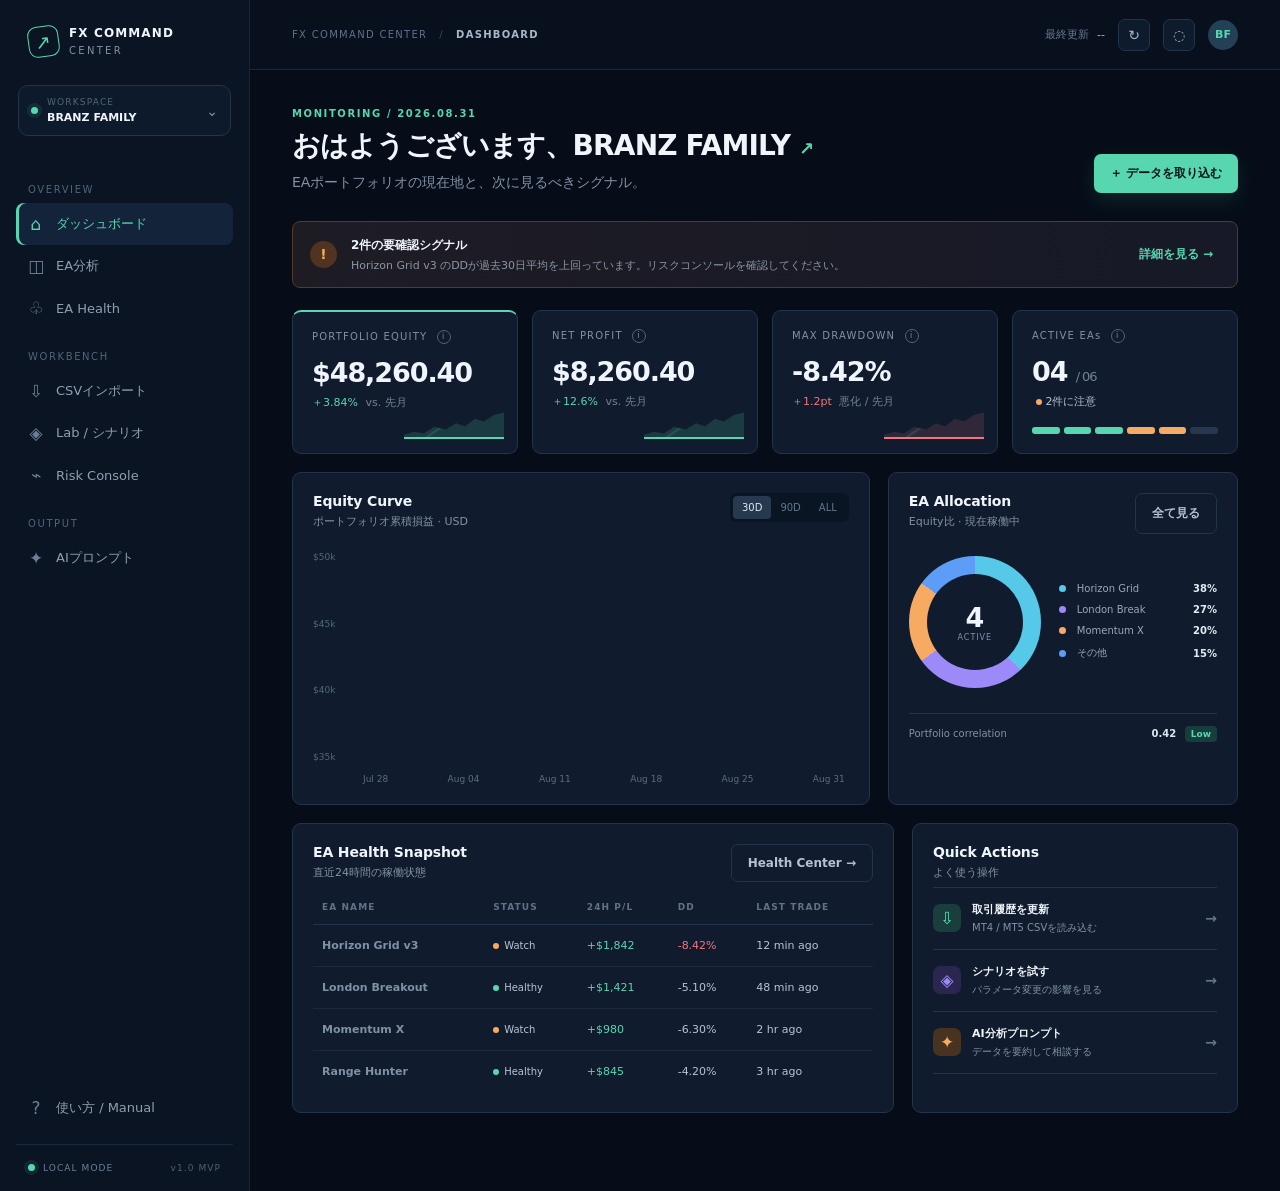
<file: index.html>
<!doctype html>
<html lang="ja">
<head>
  <meta charset="utf-8">
  <meta name="viewport" content="width=device-width, initial-scale=1">
  <meta name="theme-color" content="#08111f">
  <meta name="description" content="FX Command Center — EAの収益性・健全性・リスクを一つの画面で確認する分析ハブ">
  <title>FX Command Center</title>
  <link rel="icon" href="data:image/svg+xml,%3Csvg xmlns='http://www.w3.org/2000/svg' viewBox='0 0 32 32'%3E%3Crect width='32' height='32' rx='8' fill='%2308111f'/%3E%3Cpath d='M8 22 14 15l4 3 6-9' fill='none' stroke='%2358d6b0' stroke-width='3' stroke-linecap='round' stroke-linejoin='round'/%3E%3C/svg%3E">
  <link rel="stylesheet" href="styles.css">
</head>
<body>
  <div class="app-shell">
    <aside class="sidebar" id="sidebar">
      <div class="brand">
        <div class="brand-mark">↗</div>
        <div><strong>FX COMMAND</strong><span>CENTER</span></div>
      </div>
      <div class="workspace-switcher"><span class="status-dot"></span><div><small>WORKSPACE</small><strong>BRANZ FAMILY</strong></div><span class="chevron">⌄</span></div>
      <nav class="nav" aria-label="メインナビゲーション">
        <p class="nav-label">OVERVIEW</p>
        <button class="nav-item active" data-view="overview"><span>⌂</span>ダッシュボード</button>
        <button class="nav-item" data-view="analysis"><span>◫</span>EA分析</button>
        <button class="nav-item" data-view="health"><span>♧</span>EA Health</button>
        <p class="nav-label">WORKBENCH</p>
        <button class="nav-item" data-view="import"><span>⇩</span>CSVインポート</button>
        <button class="nav-item" data-view="lab"><span>◈</span>Lab / シナリオ</button>
        <button class="nav-item" data-view="risk"><span>⌁</span>Risk Console</button>
        <p class="nav-label">OUTPUT</p>
        <button class="nav-item" data-view="prompt"><span>✦</span>AIプロンプト</button>
      </nav>
      <div class="sidebar-bottom">
        <a href="manual.html" target="_blank" class="nav-item"><span>?</span>使い方 / Manual</a>
        <div class="version"><span class="live-dot"></span>LOCAL MODE <b>v1.0 MVP</b></div>
      </div>
    </aside>

    <main class="main-content">
      <header class="topbar">
        <button class="mobile-menu" id="mobile-menu" aria-label="メニュー">☰</button>
        <div class="breadcrumbs"><span>FX COMMAND CENTER</span><i>/</i><strong id="breadcrumb">DASHBOARD</strong></div>
        <div class="top-actions"><span class="last-sync">最終更新 <strong id="last-updated">--</strong></span><button class="icon-button" id="reset-data" title="デモデータに戻す">↻</button><a href="my-hub.json" target="_blank" class="icon-button" title="Hub manifest">◌</a><div class="avatar">BF</div></div>
      </header>

      <div class="page" id="app">
        <section class="view active" data-view-panel="overview">
          <div class="page-heading"><div><p class="eyebrow">MONITORING / 2026.08.31</p><h1>おはようございます、BRANZ FAMILY <span>↗</span></h1><p class="muted">EAポートフォリオの現在地と、次に見るべきシグナル。</p></div><button class="primary-button" data-go="import">＋ データを取り込む</button></div>
          <div class="alert-banner"><div class="alert-icon">!</div><div><strong>2件の要確認シグナル</strong><p>Horizon Grid v3 のDDが過去30日平均を上回っています。リスクコンソールを確認してください。</p></div><button class="text-button" data-go="health">詳細を見る →</button></div>
          <div class="metric-grid">
            <article class="metric-card accent-green"><div class="metric-label">PORTFOLIO EQUITY <span class="info">i</span></div><div class="metric-value" id="portfolio-equity">$48,260.40</div><div class="metric-sub positive">＋3.84% <span>vs. 先月</span></div><div class="sparkline" data-points="12,15,14,18,17,20,19,24,23,27,29,32"></div></article>
            <article class="metric-card"><div class="metric-label">NET PROFIT <span class="info">i</span></div><div class="metric-value" id="net-profit">$8,260.40</div><div class="metric-sub positive">＋12.6% <span>vs. 先月</span></div><div class="sparkline" data-points="8,11,9,13,12,15,14,18,16,21,20,25"></div></article>
            <article class="metric-card"><div class="metric-label">MAX DRAWDOWN <span class="info">i</span></div><div class="metric-value" id="max-drawdown">-8.42%</div><div class="metric-sub negative">＋1.2pt <span>悪化 / 先月</span></div><div class="sparkline danger" data-points="11,10,12,9,13,14,12,15,17,16,20,23"></div></article>
            <article class="metric-card"><div class="metric-label">ACTIVE EAs <span class="info">i</span></div><div class="metric-value" id="active-eas">04 <small>/ 06</small></div><div class="metric-sub neutral"><span class="mini-status"></span> 2件に注意</div><div class="health-bars"><i class="good"></i><i class="good"></i><i class="good"></i><i class="warn"></i><i class="warn"></i><i></i></div></article>
          </div>
          <div class="content-grid two-thirds"><article class="panel performance-panel"><div class="panel-heading"><div><h2>Equity Curve</h2><p>ポートフォリオ累積損益 · USD</p></div><div class="segmented" id="chart-range"><button class="active" data-range="30">30D</button><button data-range="90">90D</button><button data-range="all">ALL</button></div></div><div class="chart-wrap"><div class="chart-axis"><span>$50k</span><span>$45k</span><span>$40k</span><span>$35k</span></div><svg class="equity-chart" id="equity-chart" viewBox="0 0 720 250" role="img" aria-label="Equity curve"></svg><div class="chart-labels"><span>Jul 28</span><span>Aug 04</span><span>Aug 11</span><span>Aug 18</span><span>Aug 25</span><span>Aug 31</span></div></div></article><article class="panel allocation-panel"><div class="panel-heading"><div><h2>EA Allocation</h2><p>Equity比 · 現在稼働中</p></div><button class="ghost-button" data-go="analysis">全て見る</button></div><div class="donut-row"><div class="donut-chart"><div class="donut-center"><strong>4</strong><span>ACTIVE</span></div></div><div class="legend"><div><i class="legend-dot cyan"></i><span>Horizon Grid</span><b>38%</b></div><div><i class="legend-dot purple"></i><span>London Break</span><b>27%</b></div><div><i class="legend-dot orange"></i><span>Momentum X</span><b>20%</b></div><div><i class="legend-dot blue"></i><span>その他</span><b>15%</b></div></div></div><div class="allocation-foot"><span>Portfolio correlation</span><strong>0.42 <em class="positive">Low</em></strong></div></article></div>
          <div class="content-grid two-thirds bottom-grid"><article class="panel table-panel"><div class="panel-heading"><div><h2>EA Health Snapshot</h2><p>直近24時間の稼働状態</p></div><button class="ghost-button" data-go="health">Health Center →</button></div><div class="table-scroll"><table><thead><tr><th>EA NAME</th><th>STATUS</th><th>24H P/L</th><th>DD</th><th>LAST TRADE</th></tr></thead><tbody id="health-table"></tbody></table></div></article><article class="panel actions-panel"><div class="panel-heading"><div><h2>Quick Actions</h2><p>よく使う操作</p></div></div><button class="quick-action" data-go="import"><span class="action-icon green">⇩</span><div><strong>取引履歴を更新</strong><small>MT4 / MT5 CSVを読み込む</small></div><b>→</b></button><button class="quick-action" data-go="lab"><span class="action-icon purple">◈</span><div><strong>シナリオを試す</strong><small>パラメータ変更の影響を見る</small></div><b>→</b></button><button class="quick-action" data-go="prompt"><span class="action-icon orange">✦</span><div><strong>AI分析プロンプト</strong><small>データを要約して相談する</small></div><b>→</b></button></article></div>
        </section>

        <section class="view" data-view-panel="analysis">
          <div class="page-heading"><div><p class="eyebrow">ANALYTICS / TRADEBOOK</p><h1>EA分析</h1><p class="muted">収益性・安定性・取引の癖をまとめて確認します。</p></div><button class="primary-button" data-go="import">＋ CSVを追加</button></div>
          <div class="filter-row"><div class="filter-tabs" id="ea-filter"><button class="active" data-filter="all">全て <span>6</span></button><button data-filter="active">稼働中 <span>4</span></button><button data-filter="watch">要確認 <span>2</span></button></div><div class="select-like">期間: <select id="analysis-period"><option>直近30日</option><option>直近90日</option><option>全期間</option></select></div></div>
          <div class="analysis-grid" id="analysis-cards"></div>
          <article class="panel table-panel trade-table-panel"><div class="panel-heading"><div><h2>取引統計</h2><p>インポートされた取引履歴から集計</p></div><span class="data-badge" id="trade-count">120 trades</span></div><div class="table-scroll"><table><thead><tr><th>DATE</th><th>EA</th><th>SYMBOL</th><th>TYPE</th><th>LOTS</th><th>NET P/L</th></tr></thead><tbody id="trade-table"></tbody></table></div></article>
        </section>

        <section class="view" data-view-panel="health">
          <div class="page-heading"><div><p class="eyebrow">OPERATIONS / HEARTBEAT</p><h1>EA Health <span class="health-pill"><i></i> LIVE</span></h1><p class="muted">稼働状況、異常検知、メンテナンス予定を確認します。</p></div><button class="ghost-button" id="refresh-health">↻ ヘルスチェック</button></div>
          <div class="health-overview"><div class="health-score"><div class="score-ring"><strong>82</strong><span>/ 100</span></div><div><h3>Good, but watch closely</h3><p>1つのEAでDDの上昇を検知しています。</p><div class="score-scale"><span>Critical</span><span>Watch</span><span>Healthy</span></div></div></div><div class="health-count"><span class="health-number green-text">04</span><small>Healthy</small></div><div class="health-count"><span class="health-number orange-text">02</span><small>Watch</small></div><div class="health-count"><span class="health-number red-text">00</span><small>Offline</small></div></div>
          <div class="health-list" id="health-list"></div>
        </section>

        <section class="view" data-view-panel="import">
          <div class="page-heading"><div><p class="eyebrow">DATA PIPELINE / INGEST</p><h1>CSVインポート</h1><p class="muted">MT4 / MT5の取引履歴をブラウザ内で安全に集計します。</p></div><span class="local-badge">● LOCAL ONLY</span></div>
          <div class="import-layout"><article class="panel drop-panel" id="drop-zone"><div class="upload-orbit">⇩</div><h2>CSVファイルをドロップ</h2><p>またはファイルを選択してください。データは外部へ送信されません。</p><input type="file" id="csv-file" accept=".csv,text/csv" hidden><button class="primary-button" id="choose-file">ファイルを選択</button><div class="supported"><span>対応形式</span><code>MT4 / MT5 statement CSV</code><span>最大 10MB</span></div></article><article class="panel import-guide"><div class="panel-heading"><div><h2>インポートガイド</h2><p>初めての方はこちら</p></div></div><div class="guide-step"><b>01</b><div><strong>ターミナルから履歴を保存</strong><p>MT4 / MT5の「口座履歴」から期間を指定し、レポートをCSVで保存します。</p></div></div><div class="guide-step"><b>02</b><div><strong>この画面へドロップ</strong><p>ファイルを読み込み、列名を自動認識して集計します。</p></div></div><div class="guide-step"><b>03</b><div><strong>分析とリスク確認</strong><p>EA別の成績を確認し、Labでシナリオを比較します。</p></div></div><button class="download-link" id="download-sample">↓ サンプルCSVをダウンロード</button></article></div>
          <div class="import-log panel"><div class="panel-heading"><div><h2>データセット</h2><p>このブラウザに保存されている履歴</p></div><button class="ghost-button" id="clear-data">データをクリア</button></div><div id="dataset-status" class="dataset-status"></div></div>
        </section>

        <section class="view" data-view-panel="lab">
          <div class="page-heading"><div><p class="eyebrow">RESEARCH / WHAT-IF</p><h1>Lab <span class="beta-badge">BETA</span></h1><p class="muted">仮説を入力し、ポートフォリオへの影響を素早く比較します。</p></div><button class="ghost-button" id="reset-lab">↺ リセット</button></div>
          <div class="lab-layout"><article class="panel lab-controls"><div class="panel-heading"><div><h2>Scenario Builder</h2><p>前提を動かしてシミュレーション</p></div></div><label>対象EA<select id="lab-ea"><option value="all">ポートフォリオ全体</option><option value="horizon">Horizon Grid v3</option><option value="london">London Breakout</option><option value="momentum">Momentum X</option></select></label><label>ロット倍率 <output id="lot-output">1.00x</output><input type="range" id="lot-slider" min="0.5" max="2" step="0.05" value="1"></label><label>勝率変化 <output id="win-output">+0%</output><input type="range" id="win-slider" min="-15" max="15" step="1" value="0"></label><label>スプレッド変化 <output id="spread-output">+0%</output><input type="range" id="spread-slider" min="0" max="100" step="5" value="0"></label><label>シミュレーション期間<select id="lab-period"><option value="30">30日</option><option value="90">90日</option><option value="365">1年</option></select></label><button class="primary-button full-width" id="run-lab">シナリオを実行 →</button></article><article class="panel lab-result"><div class="panel-heading"><div><h2>Projected Outcome</h2><p id="scenario-caption">現状設定との比較</p></div><span class="run-status" id="lab-status">READY</span></div><div class="projection-grid"><div><span>期待損益</span><strong id="projected-profit">+$8,260</strong><small id="profit-delta" class="positive">+0.0% vs baseline</small></div><div><span>想定DD</span><strong id="projected-dd">-8.42%</strong><small id="dd-delta" class="positive">+0.0pt vs baseline</small></div><div><span>Sharpe</span><strong id="projected-sharpe">1.42</strong><small id="sharpe-delta" class="positive">+0.00 vs baseline</small></div></div><div class="scenario-chart" id="scenario-chart"></div><div class="insight-box"><span>✦</span><p id="lab-insight">シナリオを実行すると、現在の前提に基づくインサイトがここに表示されます。</p></div></article></div>
        </section>

        <section class="view" data-view-panel="risk">
          <div class="page-heading"><div><p class="eyebrow">RISK / POSITION SIZING</p><h1>Risk Console</h1><p class="muted">1回のトレードで許容する損失から、ロットサイズを逆算します。</p></div><span class="risk-mode">CONSERVATIVE MODE</span></div>
          <div class="risk-layout"><article class="panel risk-form"><div class="panel-heading"><div><h2>Position Sizer</h2><p>入力値はローカルでのみ計算されます</p></div></div><label>口座残高（USD）<div class="input-prefix"><span>$</span><input type="number" id="risk-equity" value="48260" min="0"></div></label><label>1トレードのリスク率 <output id="risk-pct-output">1.0%</output><input type="range" id="risk-pct" min="0.1" max="5" step="0.1" value="1"></label><label>ストップロス（pips）<input type="number" id="risk-sl" value="35" min="1"></label><label>通貨ペア<select id="risk-pair"><option value="10">EURUSD · pip value $10 / lot</option><option value="9.2">USDJPY · pip value $9.2 / lot</option><option value="10">GBPUSD · pip value $10 / lot</option><option value="1">XAUUSD · pip value $1 / point</option></select></label><button class="primary-button full-width" id="calculate-risk">ロットサイズを計算</button></article><article class="panel risk-result"><div class="risk-result-top"><div><span>推奨ロットサイズ</span><strong id="recommended-lot">1.38 <small>lots</small></strong></div><div class="risk-meter"><div><span>Risk / trade</span><strong id="risk-amount">$482.60</strong></div><div class="meter"><i id="risk-meter-fill"></i></div><small id="risk-level">Within your 1.0% limit</small></div></div><div class="risk-breakdown"><div><span>許容損失額</span><strong id="allowed-loss">$482.60</strong></div><div><span>SL距離</span><strong id="sl-display">35 pips</strong></div><div><span>Portfolio DD</span><strong class="orange-text">8.42%</strong></div></div><div class="risk-warning"><span>!</span><p><strong>相関リスクに注意</strong><br>EURUSD系EAが3つ稼働中です。同方向ポジションの合算リスクを確認してください。</p></div></article></div><article class="panel risk-matrix"><div class="panel-heading"><div><h2>Risk Matrix</h2><p>ストップロスとリスク率ごとの推奨ロット</p></div></div><div id="risk-table"></div></article>
        </section>

        <section class="view" data-view-panel="prompt">
          <div class="page-heading"><div><p class="eyebrow">AI ASSIST / CONTEXT BUILDER</p><h1>AIプロンプト生成</h1><p class="muted">現在の分析データを、相談しやすい形のプロンプトに変換します。</p></div><button class="primary-button" id="copy-prompt">コピーする ⧉</button></div>
          <div class="prompt-layout"><article class="panel prompt-options"><div class="panel-heading"><div><h2>相談テーマ</h2><p>AIに聞きたいことを選択</p></div></div><div class="prompt-presets" id="prompt-presets"><button class="selected" data-prompt="review">EAの成績をレビュー</button><button data-prompt="risk">リスクとDDを診断</button><button data-prompt="improve">改善ポイントを提案</button><button data-prompt="compare">EAを比較</button></div><label>追加コンテキスト（任意）<textarea id="prompt-context" placeholder="例：来月からリスク率を0.5%に下げるべきか見てください"></textarea></label><div class="prompt-includes"><strong>含めるデータ</strong><label><input type="checkbox" checked> EA別パフォーマンス</label><label><input type="checkbox" checked> DD / リスク指標</label><label><input type="checkbox" checked> 直近の取引履歴</label></div></article><article class="panel prompt-preview"><div class="panel-heading"><div><h2>Generated Prompt</h2><p id="prompt-tone">日本語 / 投資リサーチ向け</p></div><span class="data-badge">READY</span></div><pre id="generated-prompt"></pre><div class="prompt-footer"><span id="prompt-length">0 characters</span><button class="ghost-button" id="copy-prompt-bottom">コピー ⧉</button></div></article></div>
        </section>
      </div>
    </main>
  </div>
  <div class="toast" id="toast" role="status"></div>
  <script src="app.js"></script>
</body>
</html>
</file>
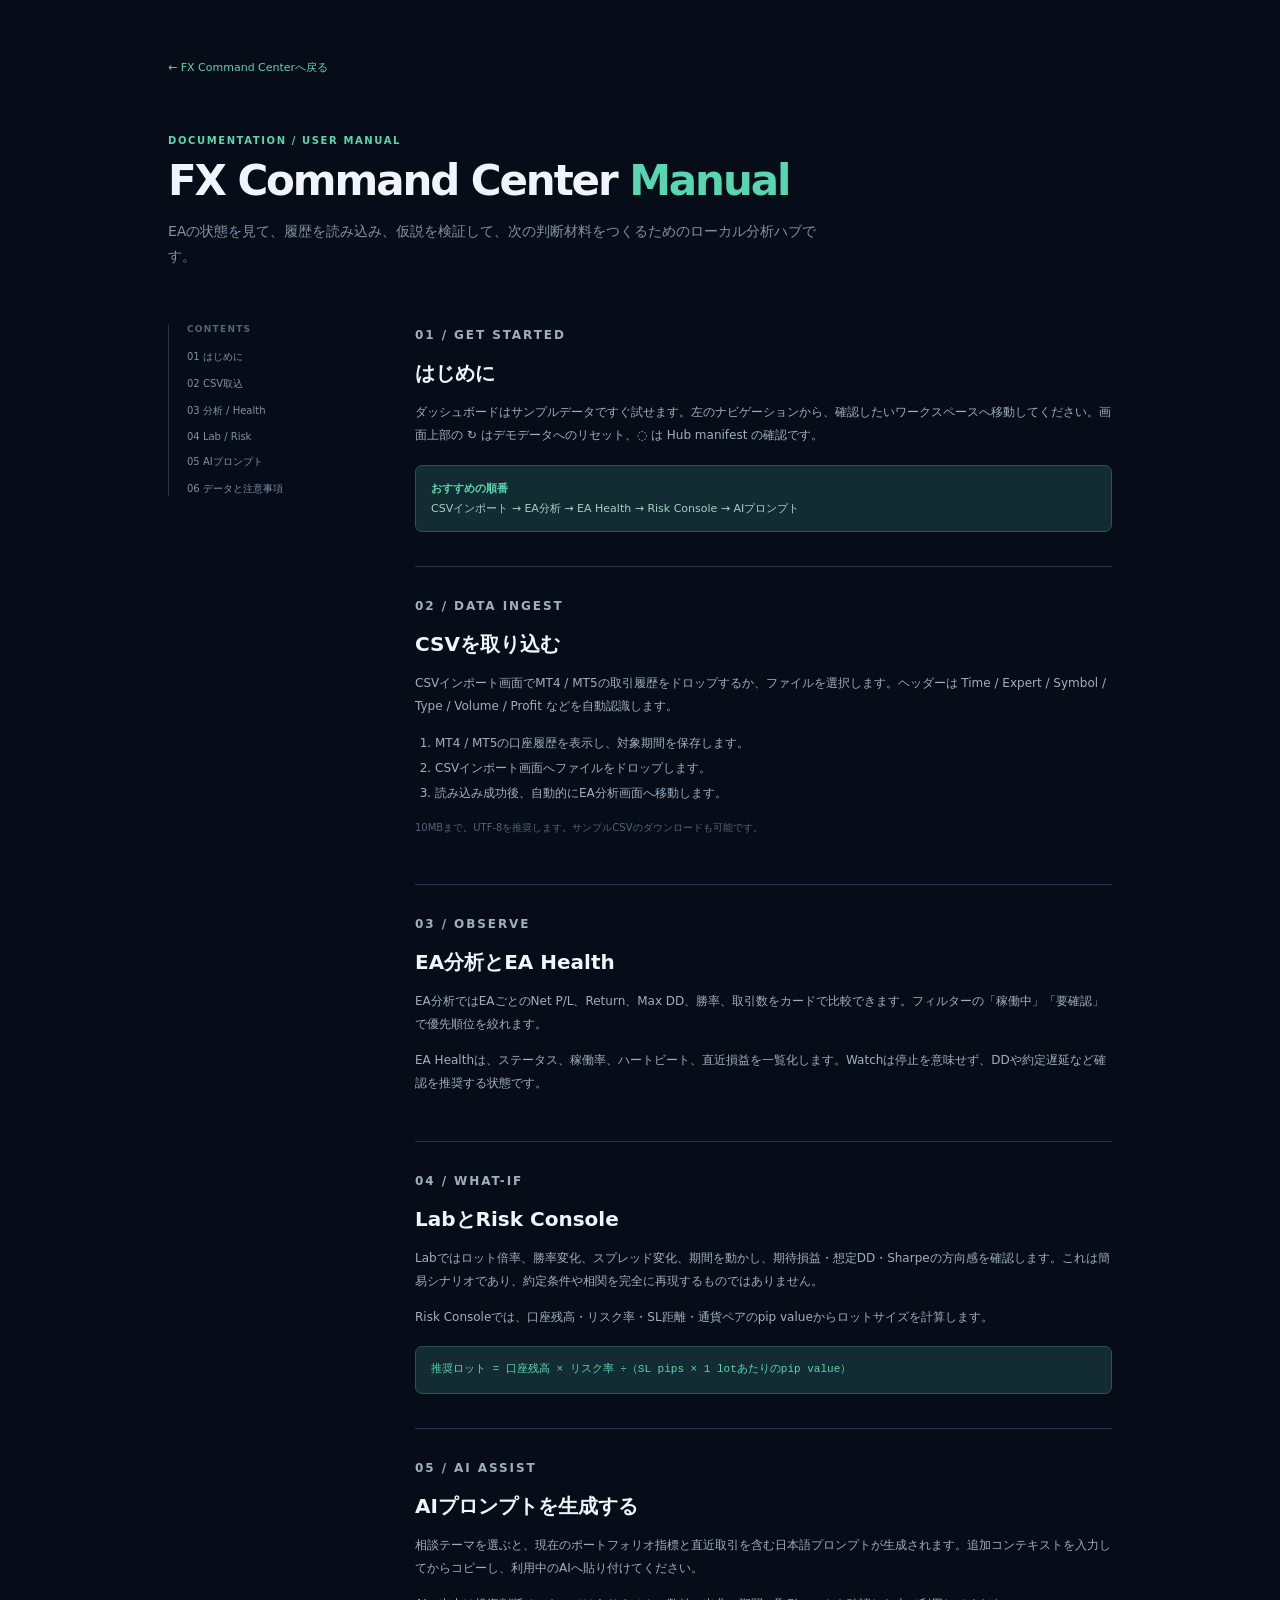
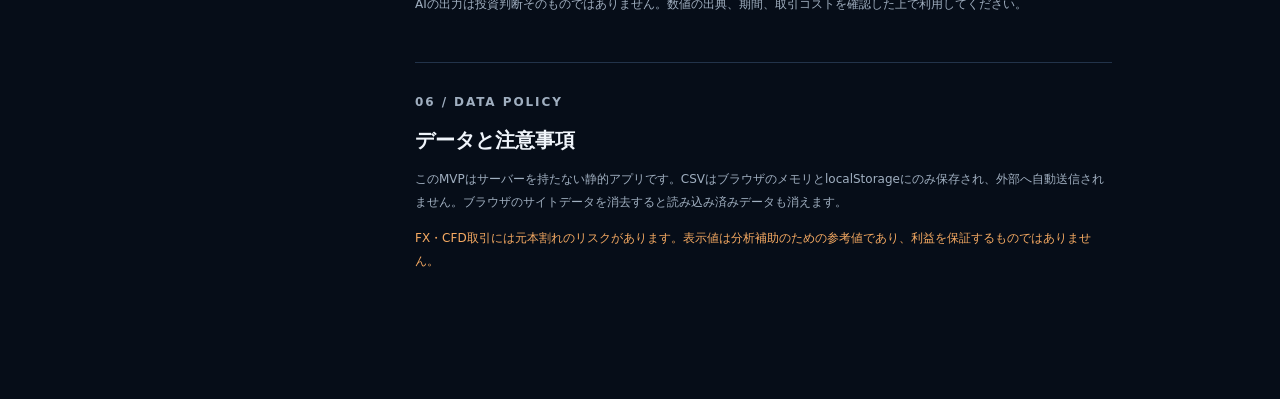
<file: manual.html>
<!doctype html>
<html lang="ja">
<head><meta charset="utf-8"><meta name="viewport" content="width=device-width,initial-scale=1"><meta name="description" content="FX Command Centerの使い方"><title>FX Command Center · Manual</title><link rel="stylesheet" href="styles.css"><link rel="stylesheet" href="manual.css"></head>
<body>
  <main class="manual-wrap">
    <a href="index.html" class="manual-back">← FX Command Centerへ戻る</a>
    <p class="eyebrow">DOCUMENTATION / USER MANUAL</p><h1>FX Command Center <span>Manual</span></h1><p class="manual-lead">EAの状態を見て、履歴を読み込み、仮説を検証して、次の判断材料をつくるためのローカル分析ハブです。</p>
    <div class="manual-grid">
      <aside class="manual-toc"><strong>CONTENTS</strong><a href="#start">01 はじめに</a><a href="#import">02 CSV取込</a><a href="#analysis">03 分析 / Health</a><a href="#lab">04 Lab / Risk</a><a href="#prompt">05 AIプロンプト</a><a href="#privacy">06 データと注意事項</a></aside>
      <article class="manual-article">
        <section id="start"><p class="eyebrow">01 / GET STARTED</p><h2>はじめに</h2><p>ダッシュボードはサンプルデータですぐ試せます。左のナビゲーションから、確認したいワークスペースへ移動してください。画面上部の ↻ はデモデータへのリセット、◌ は Hub manifest の確認です。</p><div class="manual-callout"><strong>おすすめの順番</strong><br>CSVインポート → EA分析 → EA Health → Risk Console → AIプロンプト</div></section>
        <section id="import"><p class="eyebrow">02 / DATA INGEST</p><h2>CSVを取り込む</h2><p>CSVインポート画面でMT4 / MT5の取引履歴をドロップするか、ファイルを選択します。ヘッダーは Time / Expert / Symbol / Type / Volume / Profit などを自動認識します。</p><ol><li>MT4 / MT5の口座履歴を表示し、対象期間を保存します。</li><li>CSVインポート画面へファイルをドロップします。</li><li>読み込み成功後、自動的にEA分析画面へ移動します。</li></ol><p class="small-note">10MBまで。UTF-8を推奨します。サンプルCSVのダウンロードも可能です。</p></section>
        <section id="analysis"><p class="eyebrow">03 / OBSERVE</p><h2>EA分析とEA Health</h2><p>EA分析ではEAごとのNet P/L、Return、Max DD、勝率、取引数をカードで比較できます。フィルターの「稼働中」「要確認」で優先順位を絞れます。</p><p>EA Healthは、ステータス、稼働率、ハートビート、直近損益を一覧化します。Watchは停止を意味せず、DDや約定遅延など確認を推奨する状態です。</p></section>
        <section id="lab"><p class="eyebrow">04 / WHAT-IF</p><h2>LabとRisk Console</h2><p>Labではロット倍率、勝率変化、スプレッド変化、期間を動かし、期待損益・想定DD・Sharpeの方向感を確認します。これは簡易シナリオであり、約定条件や相関を完全に再現するものではありません。</p><p>Risk Consoleでは、口座残高・リスク率・SL距離・通貨ペアのpip valueからロットサイズを計算します。</p><div class="formula">推奨ロット = 口座残高 × リスク率 ÷（SL pips × 1 lotあたりのpip value）</div></section>
        <section id="prompt"><p class="eyebrow">05 / AI ASSIST</p><h2>AIプロンプトを生成する</h2><p>相談テーマを選ぶと、現在のポートフォリオ指標と直近取引を含む日本語プロンプトが生成されます。追加コンテキストを入力してからコピーし、利用中のAIへ貼り付けてください。</p><p>AIの出力は投資判断そのものではありません。数値の出典、期間、取引コストを確認した上で利用してください。</p></section>
        <section id="privacy"><p class="eyebrow">06 / DATA POLICY</p><h2>データと注意事項</h2><p>このMVPはサーバーを持たない静的アプリです。CSVはブラウザのメモリとlocalStorageにのみ保存され、外部へ自動送信されません。ブラウザのサイトデータを消去すると読み込み済みデータも消えます。</p><p class="warning-copy">FX・CFD取引には元本割れのリスクがあります。表示値は分析補助のための参考値であり、利益を保証するものではありません。</p></section>
      </article>
    </div>
  </main>
</body>
</html>
</file>
<file: styles.css>
:root{--bg:#08111f;--bg-deep:#060d18;--panel:#101c2d;--panel-2:#122238;--border:#22334a;--text:#f0f5fb;--muted:#8291a5;--muted-2:#53647b;--green:#58d6b0;--green-deep:#153d3d;--orange:#f6aa62;--red:#f2757e;--purple:#9b8af7;--blue:#5d9cf7;--cyan:#56c9e8;--shadow:0 20px 50px rgba(0,0,0,.16);font-family:Inter,ui-sans-serif,system-ui,-apple-system,BlinkMacSystemFont,"Segoe UI","Noto Sans JP",sans-serif}*{box-sizing:border-box}body{margin:0;background:var(--bg-deep);color:var(--text);font-size:14px}button,input,select,textarea{font:inherit}button{cursor:pointer}a{color:inherit;text-decoration:none}.app-shell{display:flex;min-height:100vh}.sidebar{width:250px;flex-shrink:0;background:#0a1423;border-right:1px solid #16263b;padding:26px 16px 18px;display:flex;flex-direction:column}.brand{display:flex;align-items:center;gap:10px;padding:0 12px 28px;letter-spacing:.08em}.brand-mark{width:31px;height:31px;border:1px solid var(--green);color:var(--green);border-radius:9px;display:grid;place-items:center;font-size:19px;transform:rotate(-8deg)}.brand strong,.brand span{display:block;font-size:12px;line-height:1.2}.brand span{font-size:10px;color:var(--muted);letter-spacing:.23em;margin-top:4px}.workspace-switcher{margin:0 2px 26px;padding:11px 12px;border:1px solid var(--border);background:#0d1a2b;border-radius:10px;display:flex;align-items:center;gap:9px}.workspace-switcher small{display:block;color:var(--muted-2);font-size:9px;letter-spacing:.13em}.workspace-switcher strong{display:block;font-size:11px;margin-top:4px}.status-dot,.live-dot{width:7px;height:7px;background:var(--green);border-radius:50%;box-shadow:0 0 0 4px rgba(88,214,176,.1)}.chevron{margin-left:auto;color:var(--muted)}.nav-label{margin:22px 12px 8px;color:#52647a;font-size:10px;letter-spacing:.16em}.nav-item{width:100%;border:0;background:transparent;color:#8f9fb2;text-align:left;border-radius:8px;padding:11px 12px;display:flex;align-items:center;gap:12px;font-size:13px;transition:.2s}.nav-item span{width:16px;text-align:center;color:#6c7e96;font-size:17px}.nav-item:hover,.nav-item.active{background:#13243a;color:#f7fafc}.nav-item.active{box-shadow:inset 3px 0 var(--green);color:var(--green)}.nav-item.active span{color:var(--green)}.sidebar-bottom{margin-top:auto}.sidebar-bottom .nav-item{margin-bottom:15px}.version{border-top:1px solid #18283d;padding:18px 12px 0;color:#6f8097;font-size:9px;letter-spacing:.12em;display:flex;gap:8px;align-items:center}.version b{margin-left:auto;font-weight:500;color:#4e6076}.main-content{flex:1;min-width:0}.topbar{height:70px;border-bottom:1px solid #17283c;display:flex;align-items:center;justify-content:space-between;padding:0 42px;background:rgba(8,17,31,.75)}.breadcrumbs{display:flex;align-items:center;gap:12px;color:#5f7189;font-size:10px;letter-spacing:.13em}.breadcrumbs i{font-style:normal;color:#35475d}.breadcrumbs strong{color:#a9b7c8;font-weight:600}.top-actions{display:flex;align-items:center;gap:13px}.last-sync{color:#667890;font-size:11px}.last-sync strong{color:#a9b7c8;font-weight:500;margin-left:5px}.icon-button{border:1px solid var(--border);border-radius:7px;background:#0e1b2d;color:#a8b7c7;width:32px;height:32px;display:grid;place-items:center}.avatar{background:#234054;color:var(--green);font-size:11px;width:30px;height:30px;border-radius:50%;display:grid;place-items:center;font-weight:700}.mobile-menu{display:none}.page{max-width:1440px;margin:0 auto;padding:38px 42px 60px}.view{display:none;animation:fade .25s ease}.view.active{display:block}@keyframes fade{from{opacity:0;transform:translateY(4px)}to{opacity:1;transform:none}}.page-heading{display:flex;justify-content:space-between;align-items:flex-end;gap:20px;margin-bottom:28px}.eyebrow{color:var(--green);font-size:10px;letter-spacing:.16em;margin:0 0 10px;font-weight:700}.page-heading h1{font-size:28px;letter-spacing:-.03em;margin:0 0 8px;line-height:1.2}.page-heading h1 span{color:var(--green);font-size:18px}.muted{color:var(--muted);margin:0;line-height:1.6}.primary-button,.ghost-button,.text-button{border:0;border-radius:7px;padding:11px 16px;font-weight:650;font-size:12px;white-space:nowrap}.primary-button{background:var(--green);color:#06151a;box-shadow:0 7px 20px rgba(88,214,176,.12)}.primary-button:hover{background:#74e5c2}.ghost-button{background:transparent;border:1px solid var(--border);color:#b5c2d1}.ghost-button:hover{border-color:#5a7892;color:#fff}.text-button{background:transparent;color:var(--green);padding:7px}.alert-banner{display:flex;align-items:center;gap:14px;padding:14px 17px;border:1px solid #523b2b;background:linear-gradient(90deg,#1e1c23,#171928);border-radius:8px;margin-bottom:22px}.alert-icon{width:27px;height:27px;border-radius:50%;background:#513321;color:var(--orange);display:grid;place-items:center;font-weight:800}.alert-banner strong{font-size:12px}.alert-banner p{color:#8996a7;font-size:11px;margin:4px 0 0}.alert-banner .text-button{margin-left:auto}.metric-grid{display:grid;grid-template-columns:repeat(4,1fr);gap:14px;margin-bottom:18px}.metric-card,.panel{background:var(--panel);border:1px solid var(--border);border-radius:9px}.metric-card{min-height:144px;padding:18px 19px;position:relative;overflow:hidden}.metric-card.accent-green{border-top:2px solid var(--green)}.metric-label{color:#8292a5;font-size:10px;letter-spacing:.12em}.info{display:inline-grid;place-items:center;border:1px solid #526479;color:#7d8ca0;border-radius:50%;font-size:8px;width:14px;height:14px;margin-left:5px}.metric-value{font-size:27px;font-weight:700;letter-spacing:-.04em;margin-top:13px}.metric-value small{font-size:13px;color:#708198;font-weight:500}.metric-sub{font-size:11px;margin-top:7px}.metric-sub span{color:#718198;margin-left:4px}.positive{color:var(--green)}.negative{color:var(--red)}.neutral{color:#b7c2d1}.mini-status{display:inline-block;background:var(--orange);width:6px;height:6px;border-radius:50%}.sparkline{position:absolute;right:13px;bottom:14px;width:100px;height:28px;background:linear-gradient(145deg,transparent 42%,rgba(88,214,176,.14) 43%,rgba(88,214,176,.14) 45%,transparent 46%);clip-path:polygon(0 85%,10% 74%,20% 80%,30% 56%,42% 66%,52% 44%,61% 55%,71% 28%,80% 38%,90% 14%,100% 5%,100% 100%,0 100%);background-color:rgba(88,214,176,.16);border-bottom:2px solid var(--green)}.sparkline.danger{background-color:rgba(242,117,126,.14);border-color:var(--red)}.health-bars{display:flex;gap:4px;margin-top:18px}.health-bars i{height:7px;flex:1;background:#26374e;border-radius:3px}.health-bars i.good{background:var(--green)}.health-bars i.warn{background:var(--orange)}.content-grid{display:grid;gap:18px;margin-bottom:18px}.two-thirds{grid-template-columns:1.65fr 1fr}.panel{padding:20px}.panel-heading{display:flex;justify-content:space-between;align-items:flex-start;gap:12px;margin-bottom:20px}.panel-heading h2{font-size:14px;margin:0 0 5px;letter-spacing:-.01em}.panel-heading p{font-size:11px;color:var(--muted);margin:0}.segmented{display:flex;background:#0a1524;border-radius:6px;padding:3px}.segmented button{border:0;background:transparent;color:#63758c;font-size:10px;padding:6px 9px;border-radius:4px}.segmented button.active{background:#26394f;color:#dce6ef}.chart-wrap{position:relative;padding:2px 0 0 38px}.chart-axis{position:absolute;left:0;top:3px;height:210px;display:flex;flex-direction:column;justify-content:space-between;color:#53667d;font-size:9px}.equity-chart{width:100%;height:220px;overflow:visible}.chart-labels{display:flex;justify-content:space-between;color:#5b6d84;font-size:9px;padding:0 4px 0 12px}.allocation-panel{min-width:0}.donut-row{display:flex;align-items:center;gap:18px;margin:22px 0 25px}.donut-chart{width:132px;height:132px;border-radius:50%;background:conic-gradient(var(--cyan) 0 38%,var(--purple) 38% 65%,var(--orange) 65% 85%,var(--blue) 85% 100%);position:relative;flex-shrink:0}.donut-chart:after{content:"";position:absolute;inset:18px;border-radius:50%;background:var(--panel)}.donut-center{position:absolute;z-index:1;inset:0;display:grid;place-content:center;text-align:center}.donut-center strong{font-size:27px}.donut-center span{font-size:8px;color:var(--muted);letter-spacing:.12em}.legend{flex:1}.legend div{display:grid;grid-template-columns:12px 1fr auto;align-items:center;gap:6px;margin:10px 0;font-size:10px;color:#99a8b9}.legend b{color:#e4eaf1;font-weight:600}.legend-dot{width:7px;height:7px;border-radius:50%}.cyan{background:var(--cyan)}.purple{background:var(--purple)}.orange{background:var(--orange)}.blue{background:var(--blue)}.allocation-foot{border-top:1px solid var(--border);padding-top:14px;display:flex;justify-content:space-between;color:var(--muted);font-size:10px}.allocation-foot strong{color:#dce6ef}.allocation-foot em{font-style:normal;font-size:9px;margin-left:5px;background:#173d3c;padding:3px 6px;border-radius:4px}.table-scroll{overflow-x:auto}table{width:100%;border-collapse:collapse;min-width:560px}th{text-align:left;color:#60728a;font-weight:600;font-size:9px;letter-spacing:.12em;padding:0 9px 12px;border-bottom:1px solid var(--border)}td{padding:14px 9px;color:#b7c4d3;font-size:11px;border-bottom:1px solid #1b2a3f}td:first-child{color:#7f91a7}tbody tr:last-child td{border-bottom:0}.ea-name{color:#edf3f9;font-weight:600}.status-tag{display:inline-flex;align-items:center;gap:5px;font-size:10px}.status-tag i{width:6px;height:6px;border-radius:50%;background:var(--green)}.status-tag.watch i{background:var(--orange)}.pnl-positive{color:var(--green)}.pnl-negative{color:var(--red)}.actions-panel .panel-heading{margin-bottom:7px}.quick-action{width:100%;display:flex;align-items:center;gap:11px;border:0;border-top:1px solid var(--border);background:transparent;color:var(--text);padding:14px 0;text-align:left}.quick-action:last-child{border-bottom:1px solid var(--border)}.action-icon{width:28px;height:28px;display:grid;place-items:center;border-radius:7px;font-size:17px}.action-icon.green{background:#193e3c;color:var(--green)}.action-icon.purple{background:#2b2650;color:var(--purple)}.action-icon.orange{background:#483321;color:var(--orange)}.quick-action strong{display:block;font-size:11px}.quick-action small{display:block;color:var(--muted);font-size:10px;margin-top:4px}.quick-action b{margin-left:auto;color:#64778e}.filter-row{display:flex;justify-content:space-between;align-items:center;margin-bottom:17px}.filter-tabs{display:flex;gap:3px}.filter-tabs button{background:transparent;border:1px solid transparent;color:#7890a8;padding:8px 11px;border-radius:6px;font-size:11px}.filter-tabs button.active{background:#182a40;color:#dce8f2;border-color:#2a435d}.filter-tabs span{margin-left:5px;color:#60768f}.select-like{color:var(--muted);font-size:11px}.select-like select{background:#102036;border:1px solid var(--border);color:#d1dce7;padding:8px 10px;border-radius:6px;margin-left:5px}.analysis-grid{display:grid;grid-template-columns:repeat(3,1fr);gap:14px;margin-bottom:18px}.ea-card{padding:17px;background:var(--panel);border:1px solid var(--border);border-radius:9px}.ea-card-head{display:flex;justify-content:space-between;align-items:flex-start}.ea-card h3{font-size:13px;margin:0}.ea-card .symbol{font-size:10px;color:#6d8098;margin-top:5px}.ea-card .health-tag{font-size:9px;padding:4px 6px;border-radius:4px;color:var(--green);background:#173b3a}.ea-card .health-tag.watch{color:var(--orange);background:#433321}.ea-card-value{font-size:24px;font-weight:700;margin:19px 0 5px}.ea-card-grid{display:grid;grid-template-columns:repeat(3,1fr);border-top:1px solid var(--border);padding-top:13px;gap:5px}.ea-card-grid span{display:block;font-size:9px;color:#667991}.ea-card-grid strong{font-size:11px;margin-top:4px;display:block}.trade-table-panel .data-badge,.data-badge{font-size:9px;color:#8fa3b8;background:#172940;border-radius:5px;padding:6px 8px;letter-spacing:.08em}.health-pill{font-size:10px;color:var(--green);border:1px solid #235748;border-radius:5px;padding:5px 8px;vertical-align:middle;letter-spacing:.09em}.health-pill i{display:inline-block;width:6px;height:6px;background:var(--green);border-radius:50%;margin-right:5px}.health-overview{display:grid;grid-template-columns:2.2fr repeat(3,1fr);gap:14px;margin-bottom:18px}.health-score,.health-count{background:var(--panel);border:1px solid var(--border);border-radius:9px;min-height:138px;padding:20px;display:flex;align-items:center;gap:19px}.score-ring{width:82px;height:82px;border-radius:50%;display:grid;place-content:center;text-align:center;background:radial-gradient(var(--panel) 58%,transparent 59%),conic-gradient(var(--green) 0 82%,#25374e 82%);flex-shrink:0}.score-ring strong{font-size:24px}.score-ring span{font-size:9px;color:var(--muted)}.health-score h3{font-size:13px;margin:0 0 6px}.health-score p{font-size:10px;color:var(--muted);margin:0 0 15px}.score-scale{display:flex;gap:13px;color:#63758b;font-size:8px}.score-scale span:nth-child(3){color:var(--green)}.health-count{display:block;text-align:center;padding-top:31px}.health-number{font-size:34px;font-weight:700;display:block;letter-spacing:-.06em}.health-count small{color:var(--muted);font-size:10px}.green-text{color:var(--green)}.orange-text{color:var(--orange)}.red-text{color:var(--red)}.health-list{display:grid;gap:10px}.health-row{background:var(--panel);border:1px solid var(--border);border-radius:8px;padding:16px 20px;display:grid;grid-template-columns:1.4fr .8fr .8fr .8fr 1fr auto;align-items:center;gap:15px}.health-row h3{font-size:12px;margin:0 0 5px}.health-row p{color:var(--muted);font-size:10px;margin:0}.health-row>div>span,.health-row .health-metric span{display:block;color:#64768d;font-size:9px;margin-bottom:4px}.health-row .health-metric strong{font-size:11px}.health-row .action-button{border:1px solid var(--border);background:transparent;color:#a5b4c5;border-radius:5px;padding:7px 10px;font-size:10px}.import-layout{display:grid;grid-template-columns:1.4fr 1fr;gap:18px;margin-bottom:18px}.drop-panel{min-height:340px;border:1px dashed #3e5a6f;display:flex;flex-direction:column;align-items:center;justify-content:center;text-align:center;background:radial-gradient(circle at 50% 25%,#132c3d 0, var(--panel) 45%)}.drop-panel.dragover{border-color:var(--green);background:#102d35}.upload-orbit{width:58px;height:58px;border-radius:50%;display:grid;place-items:center;color:var(--green);font-size:26px;background:#153e3d;border:1px solid #2f7568;margin-bottom:17px}.drop-panel h2{font-size:17px;margin:0 0 7px}.drop-panel p{font-size:11px;color:var(--muted);margin:0 0 20px}.supported{display:flex;gap:10px;align-items:center;margin-top:22px;color:#657990;font-size:9px}.supported code{background:#0b1625;border:1px solid var(--border);border-radius:4px;padding:5px 7px;color:#91a3b8}.guide-step{display:flex;gap:13px;margin:18px 0}.guide-step>b{font-size:11px;color:var(--green);width:23px}.guide-step strong{font-size:11px}.guide-step p{font-size:10px;color:var(--muted);line-height:1.65;margin:4px 0 0}.download-link{border:0;border-top:1px solid var(--border);background:transparent;color:var(--green);font-size:10px;padding:16px 0 0;margin-top:3px;width:100%;text-align:left}.local-badge,.risk-mode{font-size:9px;color:var(--green);letter-spacing:.1em;background:#163c39;padding:7px 9px;border-radius:5px}.dataset-status{padding:20px;border-radius:7px;background:#0b1727;color:#99a9bb;font-size:11px}.dataset-status strong{color:#e8eef5}.lab-layout,.risk-layout,.prompt-layout{display:grid;grid-template-columns:330px 1fr;gap:18px}.lab-controls label,.risk-form label,.prompt-options label{display:block;color:#7e90a7;font-size:10px;margin:18px 0}.lab-controls label output,.risk-form label output{float:right;color:var(--green);font-size:11px}.lab-controls select,.risk-form input[type=number],.risk-form select,.prompt-options textarea,.risk-form label input[type=number],.lab-controls select{width:100%;display:block;margin-top:7px;background:#0c1929;border:1px solid var(--border);color:#e2eaf2;padding:10px;border-radius:6px;outline:none}.lab-controls input[type=range],.risk-form input[type=range]{appearance:none;width:100%;height:4px;background:#2a4058;border-radius:5px;margin-top:14px;outline:none}.lab-controls input[type=range]::-webkit-slider-thumb,.risk-form input[type=range]::-webkit-slider-thumb{appearance:none;width:15px;height:15px;border-radius:50%;background:var(--green);border:3px solid #163d3d}.full-width{width:100%;margin-top:10px}.run-status{font-size:9px;color:#6f8399;background:#0b1727;padding:6px 8px;border-radius:4px}.projection-grid{display:grid;grid-template-columns:repeat(3,1fr);gap:1px;background:var(--border);border:1px solid var(--border);border-radius:7px;overflow:hidden;margin-bottom:24px}.projection-grid>div{background:#0d1929;padding:15px}.projection-grid span{display:block;color:#72849b;font-size:10px}.projection-grid strong{display:block;font-size:22px;margin:8px 0 3px}.projection-grid small{font-size:10px}.scenario-chart{height:190px;border-bottom:1px solid #27394e;position:relative;background:repeating-linear-gradient(to bottom,transparent 0,transparent 46px,#1c3047 47px)}.scenario-chart:before,.scenario-chart:after{content:"";position:absolute;left:0;right:0;height:2px;transform:skewY(-10deg);top:106px;background:var(--green);box-shadow:0 0 12px rgba(88,214,176,.4)}.scenario-chart:after{top:128px;background:#52657d;opacity:.8;transform:skewY(-5deg)}.insight-box{display:flex;gap:10px;margin-top:17px;background:#132840;border-radius:7px;padding:12px}.insight-box>span{color:var(--orange)}.insight-box p{font-size:10px;color:#aebccc;line-height:1.6;margin:0}.input-prefix{position:relative}.input-prefix span{position:absolute;left:10px;top:17px;color:#708399;font-size:12px}.input-prefix input{padding-left:23px!important}.risk-result{padding:27px}.risk-result-top{display:flex;justify-content:space-between;gap:25px;align-items:flex-start;padding-bottom:25px;border-bottom:1px solid var(--border)}.risk-result-top>div>span{font-size:10px;color:var(--muted)}.risk-result-top>div>strong{display:block;font-size:43px;letter-spacing:-.06em;margin-top:7px;color:var(--green)}.risk-result-top>div>strong small{font-size:13px;color:#8fa0b4;letter-spacing:0}.risk-meter{min-width:190px}.risk-meter>div:first-child{display:flex;justify-content:space-between;align-items:center}.risk-meter>div:first-child strong{font-size:13px;color:#dfe8f1}.meter{height:7px;background:#293a50;border-radius:5px;margin:12px 0 7px;overflow:hidden}.meter i{display:block;height:100%;background:var(--green);border-radius:5px;width:20%}.risk-meter small{font-size:9px;color:var(--green)}.risk-breakdown{display:grid;grid-template-columns:repeat(3,1fr);gap:14px;padding:23px 0}.risk-breakdown span{display:block;color:var(--muted);font-size:10px}.risk-breakdown strong{font-size:15px;display:block;margin-top:7px}.risk-warning{display:flex;gap:10px;border-radius:7px;background:#30251e;padding:12px}.risk-warning>span{color:var(--orange);font-weight:700}.risk-warning p{margin:0;color:#b6a28e;font-size:10px;line-height:1.6}.risk-warning strong{color:var(--orange)}.risk-matrix{margin-top:18px}.risk-grid{display:grid;grid-template-columns:110px repeat(5,1fr);border:1px solid var(--border);border-right:0;border-bottom:0}.risk-grid div{padding:10px;border-right:1px solid var(--border);border-bottom:1px solid var(--border);text-align:center;color:#9baabd;font-size:10px}.risk-grid .risk-head{color:#708399;background:#0c1726;font-weight:600}.risk-grid .hot{color:var(--orange);background:#2d281f}.risk-grid .safe{color:var(--green);background:#163331}.beta-badge{font-size:9px;color:var(--purple);background:#29254c;padding:4px 6px;border-radius:4px;vertical-align:middle;letter-spacing:.1em}.prompt-layout{grid-template-columns:290px 1fr}.prompt-presets button{width:100%;text-align:left;border:1px solid var(--border);background:#0c1727;color:#96a5b6;border-radius:6px;padding:11px;margin-bottom:7px;font-size:11px}.prompt-presets button.selected{border-color:#397363;background:#153331;color:var(--green)}.prompt-options textarea{height:110px;resize:vertical}.prompt-includes{border-top:1px solid var(--border);padding-top:16px;color:#73859c;font-size:10px}.prompt-includes strong{display:block;color:#a9b7c8;margin-bottom:12px}.prompt-includes label{margin:9px 0!important;color:#8395aa!important}.prompt-includes input{accent-color:var(--green);margin-right:6px}.prompt-preview pre{white-space:pre-wrap;line-height:1.75;color:#b9c8d6;font-size:11px;background:#0a1524;border:1px solid var(--border);border-radius:7px;padding:17px;min-height:390px;margin:0;overflow:auto}.prompt-footer{display:flex;justify-content:space-between;align-items:center;margin-top:12px;color:#63768e;font-size:9px}.toast{position:fixed;right:24px;bottom:24px;background:#1b3440;color:#d6f4e9;border:1px solid #357966;padding:12px 16px;border-radius:7px;font-size:11px;box-shadow:var(--shadow);opacity:0;pointer-events:none;transform:translateY(10px);transition:.25s}.toast.show{opacity:1;transform:none}.hidden{display:none!important}@media(max-width:1100px){.sidebar{width:215px}.page,.topbar{padding-left:25px;padding-right:25px}.metric-grid{grid-template-columns:repeat(2,1fr)}.health-overview{grid-template-columns:1.8fr repeat(3,1fr)}.health-row{grid-template-columns:1.4fr .8fr .8fr .8fr auto}.health-row .last-trade{display:none}}@media(max-width:780px){.sidebar{position:fixed;z-index:10;left:-250px;top:0;bottom:0;transition:.25s}.sidebar.open{left:0}.mobile-menu{display:block;background:transparent;border:0;color:#a8b7c7;font-size:21px;margin-right:10px}.topbar{height:60px;padding:0 16px}.breadcrumbs span{display:none}.breadcrumbs{font-size:9px}.last-sync{display:none}.top-actions{gap:6px}.page{padding:26px 16px 45px}.page-heading{align-items:flex-start;flex-direction:column;margin-bottom:22px}.page-heading .primary-button,.page-heading .ghost-button{align-self:stretch}.page-heading h1{font-size:24px}.alert-banner{align-items:flex-start;flex-wrap:wrap}.alert-banner .text-button{margin-left:41px}.metric-grid,.analysis-grid,.health-overview,.import-layout,.lab-layout,.risk-layout,.prompt-layout,.two-thirds{grid-template-columns:1fr}.metric-card{min-height:130px}.bottom-grid{display:grid}.chart-wrap{padding-left:32px}.health-score{min-height:130px}.health-count{min-height:110px;padding-top:21px}.health-row{grid-template-columns:1fr 1fr;gap:14px}.health-row .action-button{grid-column:2;grid-row:1 / span 2;align-self:center}.risk-result-top{flex-direction:column}.risk-meter{width:100%}.projection-grid{grid-template-columns:1fr}.prompt-preview pre{min-height:300px}.filter-row{align-items:flex-start;flex-direction:column;gap:10px}}
</file>
<file: manual.css>
.manual-wrap{max-width:1000px;margin:0 auto;padding:58px 28px 80px}.manual-back{display:inline-block;color:var(--green);font-size:11px;margin-bottom:60px}.manual-wrap h1{font-size:42px;letter-spacing:-.05em;margin:0 0 14px}.manual-wrap h1 span{color:var(--green)}.manual-lead{max-width:650px;color:var(--muted);line-height:1.8;font-size:14px;margin:0 0 55px}.manual-grid{display:grid;grid-template-columns:185px 1fr;gap:62px}.manual-toc{align-self:start;position:sticky;top:25px;border-left:1px solid var(--border);padding-left:18px;display:grid;gap:13px}.manual-toc strong{font-size:9px;color:var(--muted-2);letter-spacing:.14em;margin-bottom:3px}.manual-toc a{font-size:10px;color:#7e91a8}.manual-toc a:hover{color:var(--green)}.manual-article section{border-top:1px solid var(--border);padding:28px 0 34px;scroll-margin-top:25px}.manual-article section:first-child{border-top:0;padding-top:0}.manual-article h2{font-size:20px;margin:0 0 14px}.manual-article p{color:#a0afc0;font-size:12px;line-height:1.9;margin:0 0 13px}.manual-article ol{color:#a0afc0;font-size:12px;line-height:2.1;padding-left:20px}.manual-callout,.formula{background:#132c34;border:1px solid #26574f;border-radius:7px;padding:13px 15px;color:#a6cfc2;font-size:11px;line-height:1.8;margin-top:18px}.manual-callout strong{color:var(--green)}.formula{font-family:ui-monospace,SFMono-Regular,Consolas,monospace;color:var(--green)}.small-note{color:var(--muted-2)!important;font-size:10px!important}.warning-copy{color:var(--orange)!important}@media(max-width:780px){.manual-wrap{padding:35px 18px}.manual-back{margin-bottom:40px}.manual-wrap h1{font-size:30px}.manual-lead{margin-bottom:35px}.manual-grid{display:block}.manual-toc{position:static;margin-bottom:35px;padding:16px;display:flex;flex-wrap:wrap;gap:10px;border:1px solid var(--border);border-radius:7px}.manual-toc strong{width:100%}.manual-toc a{padding-right:10px}}
</file>
